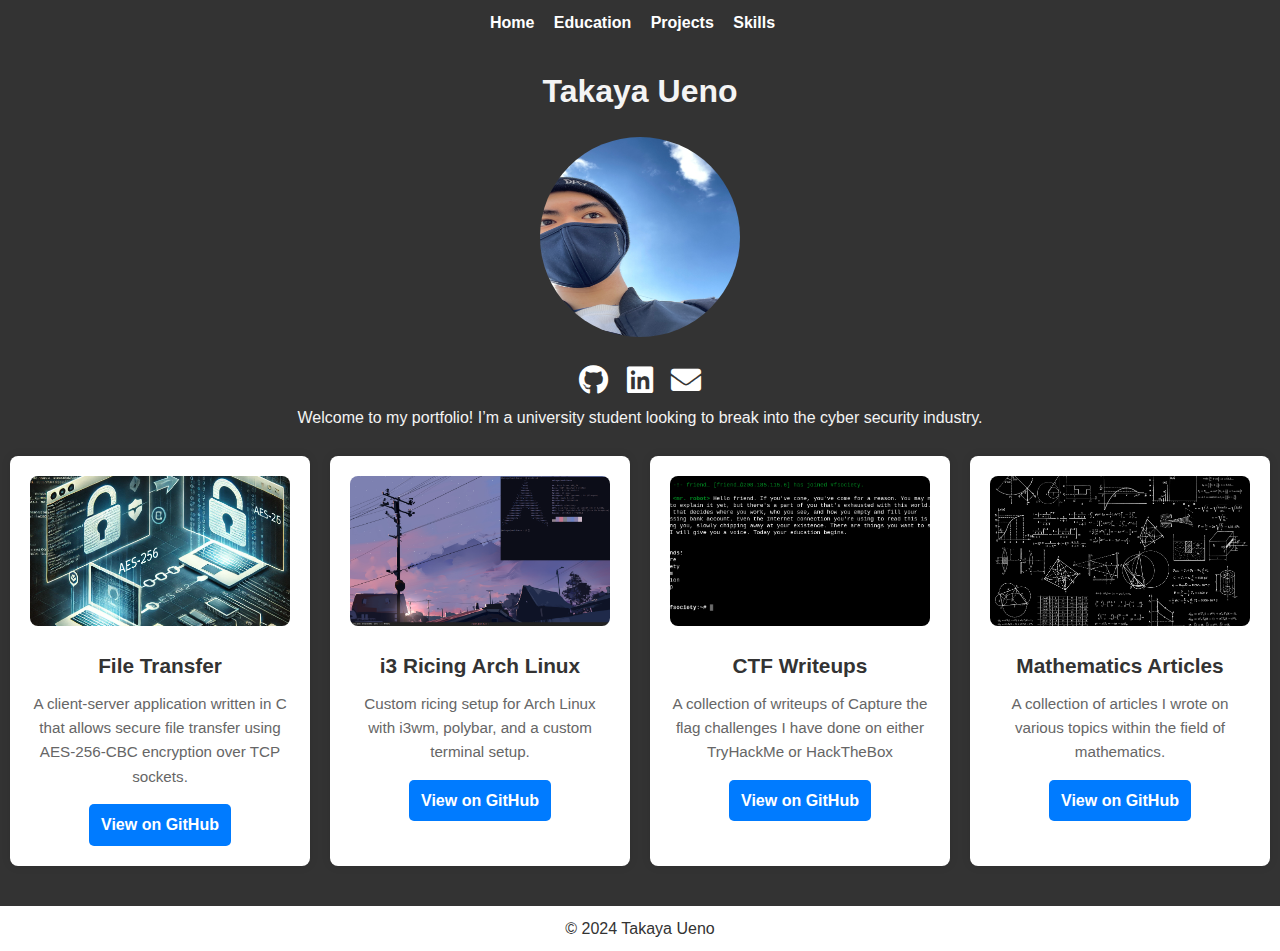
<file: index.html>
<!DOCTYPE html>
<html lang="en">
<head>
    <meta charset="UTF-8">
    <meta name="viewport" content="width=device-width, initial-scale=1.0">
    <title>Portfolio - Home</title>
    <link rel="stylesheet" href="style.css">
    <link rel="stylesheet" href="https://cdnjs.cloudflare.com/ajax/libs/font-awesome/5.15.4/css/all.min.css">
</head>
<body>
    <header>
        <nav>
            <ul>
                <li><a href="index.html">Home</a></li>
                <li><a href="education.html">Education</a></li>
                <li><a href="projects.html">Projects</a></li>
                <li><a href="skills.html">Skills</a></li>
            </ul>
        </nav>
    </header>

    <main>
        <h1>Takaya Ueno</h1>
        <div class="profile-photo">
            <img src="img/main.jpg" alt="Takaya Ueno">
        </div>

        <div class="social-icons">
            <a href="https://github.com/santavalleytea" target="_blank">
                <i class="fab fa-github"></i>
            </a>
            <a href="https://www.linkedin.com/in/takaya-ueno" target="_blank" class="social-link">
                <i class="fab fa-linkedin"></i>
            </a>
            <a href="mailto:takayaueno0712@gmail.com" class="social-link">
                <i class="fas fa-envelope"></i>
            </a>
        </div>
        <p>Welcome to my portfolio! I’m a university student looking to break into the cyber security industry. </p>
        <br>
        <div class="projects-container">
            <div class="project-card">
                <img src="img/filetransfer.png" atl="File Transfer">
                <h3>File Transfer</h3>
                <p>A client-server application written in C that allows secure file transfer using AES-256-CBC encryption over TCP sockets.</p>
                <a href="https://github.com/santavalleytea/File-Transfer" target="_blank">View on GitHub</a>
            </div>

            <div class="project-card">
                <img src="img/arch.png" alt="i3 Ricing Arch Linux">
                <h3>i3 Ricing Arch Linux</h3>
                <p>Custom ricing setup for Arch Linux with i3wm, polybar, and a custom terminal setup.</p>
                <a href="https://github.com/santavalleytea/i3ricing-archlinux" target="_blank">View on GitHub</a>
            </div>

            <div class="project-card">
                <img src="img/ctf.png" alt="CTF Writeups">
                <h3>CTF Writeups</h3>
                <p>A collection of writeups of Capture the flag challenges I have done on either TryHackMe or HackTheBox</p>
                <a href="https://github.com/santavalleytea/CTF-Solutions" target="_blank">View on GitHub</a>
            </div>

            <div class="project-card">
                <img src="img/article.png" alt="Mathematics Articles">
                <h3>Mathematics Articles</h3>
                <p>A collection of articles I wrote on various topics within the field of mathematics.</p>
                <a href="https://github.com/santavalleytea/Mathematics-Articles" target="_blank">View on GitHub</a>
            </div>
        </div>
    </main>

    <footer>
        <p>&copy; 2024 Takaya Ueno</p>
    </footer>
</body>
</html>
</file>
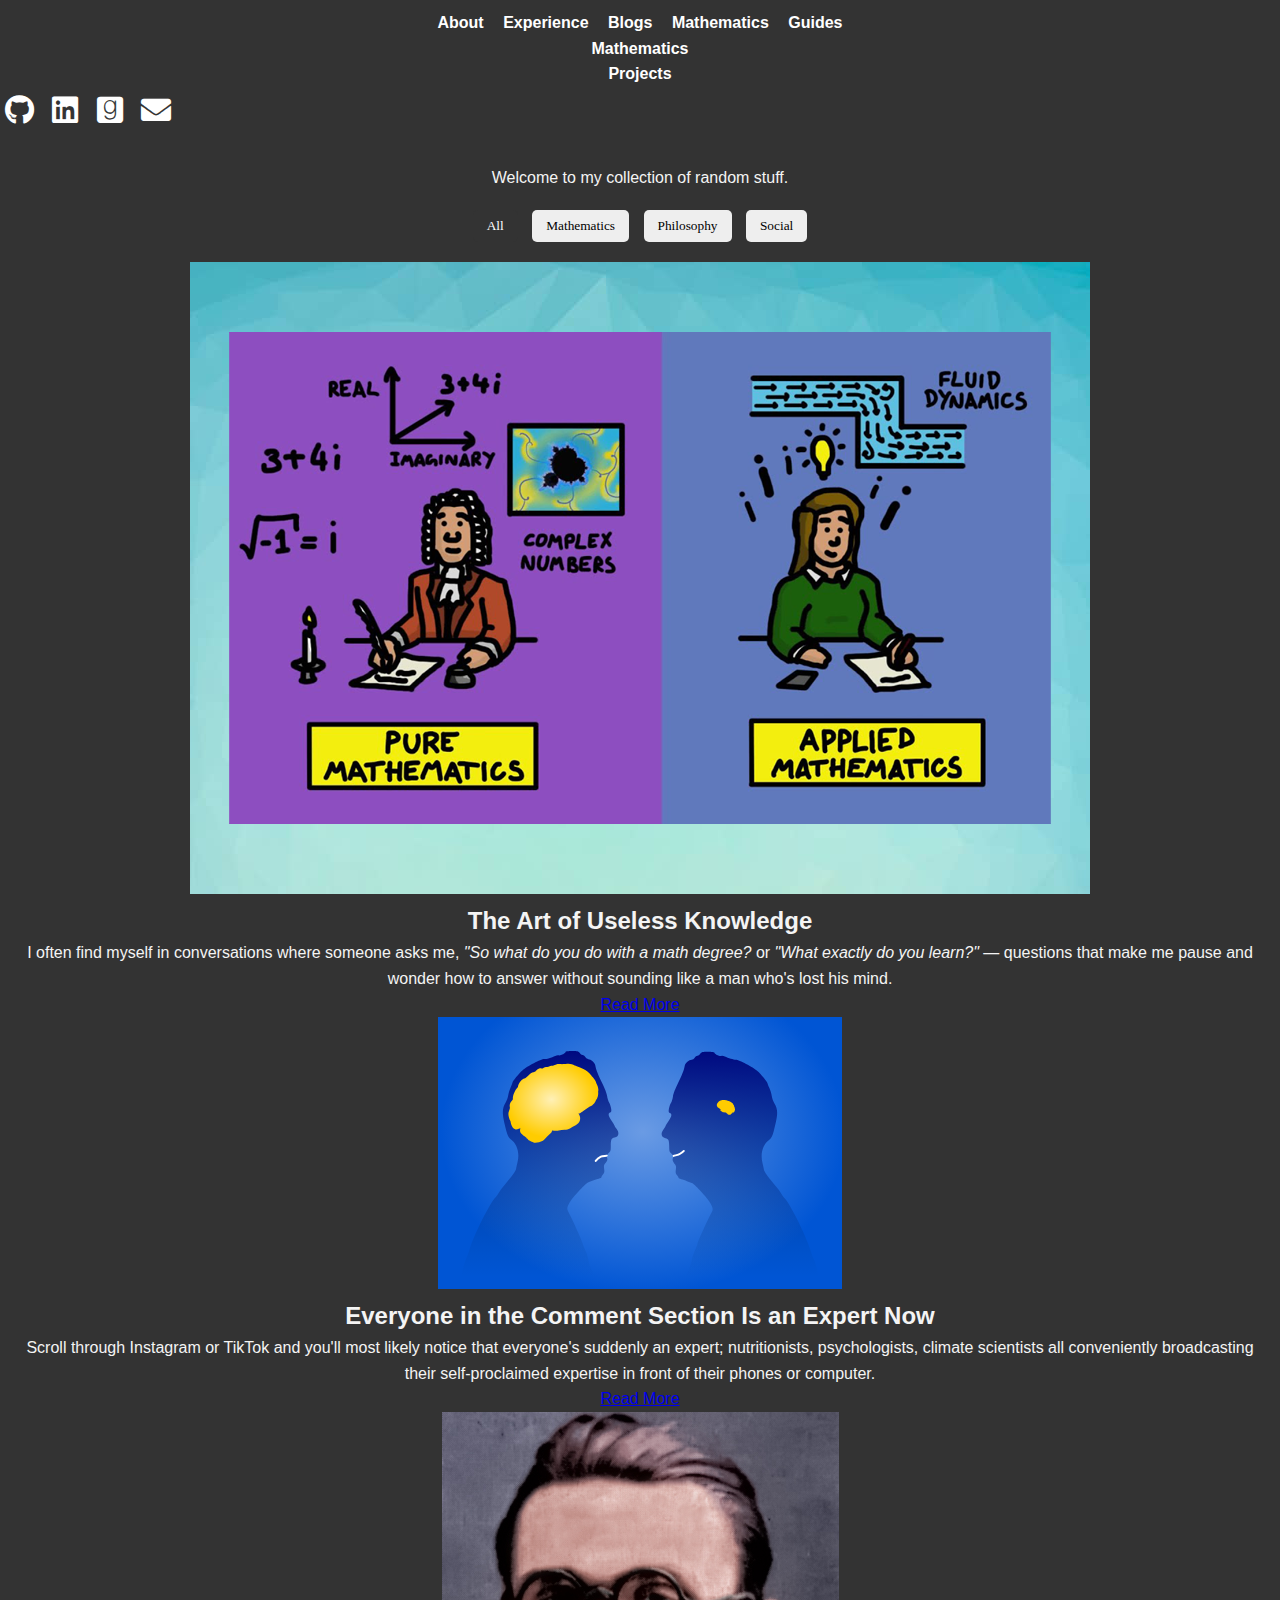
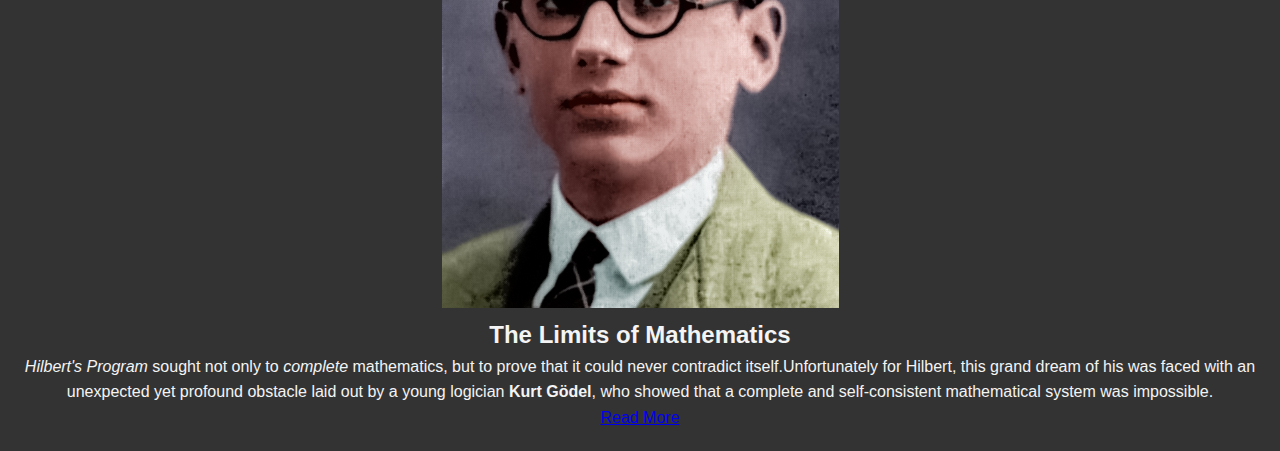
<file: blogs.html>
<!DOCTYPE html>
<html lang="en">
<head>
    <meta charset="UTF-8">
    <meta name="viewport" content="width=device-width, initial-scale=1.0">
    <title>Blogs by Takaya U.</title>
    <link rel="stylesheet" href="style.css">
    <link href="https://fonts.googleapis.com/css2?family=Poppins&display=swap" rel="stylesheet">
    <link rel="stylesheet" href="https://cdnjs.cloudflare.com/ajax/libs/font-awesome/5.15.4/css/all.min.css">
</head>
<body>
    <header>
        <nav>
            <ul class="nav-links">
                <li><a href="index.html">About</a></li>
                <li><a href="education.html">Experience</a></li>
                <li><a href="blogs.html">Blogs</a></li>
                <li><a href="math.html">Mathematics</a></li>
                <li class="dropdown">
                    <a href="#" class="dropbtn" onclick="return false;">Guides</a>
                    <div class="dropdown-content">
                        <a href="guides/math-guide.html">Mathematics</a>
                    </div>
                </li>
                <li><a href="projects.html">Projects</a></li>
            </ul>
            <div class="social-icons">
                <a href="https://github.com/santavalleytea" target="_blank">
                    <i class="fab fa-github"></i>
                </a>
                <a href="https://www.linkedin.com/in/takaya-ueno" target="_blank" class="social-link">
                    <i class="fab fa-linkedin"></i>
                </a>
                <a href="https://www.goodreads.com/user/show/162324050-takaya-ueno" target="_blank" class="social-link">
                    <i class="fab fa-goodreads"></i>
                </a>
                <a href="mailto:takayaueno0712@gmail.com" class="social-link">
                    <i class="fas fa-envelope"></i>
                </a>
            </div>
        </nav>
    </header>

    <main>
        <p><center>Welcome to my collection of random stuff.</center></p>

        <div class="filter-bar">
            <button class="filter-btn active" data-topic="all">All</button>
            <button class="filter-btn" data-topic="math">Mathematics</button>
            <button class="filter-btn" data-topic="philosophy">Philosophy</button>
            <button class="filter-btn" data-topic="social">Social</button>
        </div>

        <section class="blog-section">
            <div class="blog-grid">
                <div class="blog-card" data-topic="math">
                    <img src="img/puremath.png" alt="">
                    <div class="blog-content">
                        <h2>The Art of Useless Knowledge</h2>
                        <p>
                            I often find myself in conversations where someone asks me, <i>"So what do you do with a math degree?</i>
                            or <i>"What exactly do you learn?"</i> &mdash; questions that make me pause and wonder how to answer without sounding 
                            like a man who's lost his mind.
                        </p>
                        <a href="blogs/artofuselessknowledge.html">Read More</a>
                    </div>
                </div>  
                
                <div class="blog-card" data-topic="social">
                    <img src="img/dunningkruger.png" alt="image.png">
                    <div class="blog-content">
                        <h2>Everyone in the Comment Section Is an Expert Now</h2>
                        <p>
                            Scroll through Instagram or TikTok and you'll most likely notice that everyone's suddenly
                            an expert; nutritionists, psychologists, climate scientists all conveniently broadcasting
                            their self-proclaimed expertise in front of their phones or computer.
                        </p>
                        <a href="blogs/dunningkruger.html">Read More</a>
                    </div>
                </div>

                <div class="blog-card" data-topic="math">
                  <img src="img/godel.png" alt="image.png">
                  <div class="blog-content">
                    <h2>The Limits of Mathematics</h2>
                    <p>
                        <i>Hilbert's Program</i> sought not only to <i>complete</i> mathematics, but to prove
                        that it could never contradict itself.Unfortunately for Hilbert, this grand dream of his was faced with an unexpected yet profound obstacle
                        laid out by a young logician <b>Kurt Gödel</b>, who showed that a complete and self-consistent mathematical
                        system was impossible.
                    </p>
                    <a href="blogs/godel.html">Read More</a>
                  </div>
                </div>
            </div>
        </section>
    </main>

    <!-- FILTER SCRIPT -->
    <script>
      const buttons = document.querySelectorAll('.filter-btn');
      const cards = document.querySelectorAll('.blog-card');

      buttons.forEach(button => {
        button.addEventListener('click', () => {
          // highlight active tab
          buttons.forEach(btn => btn.classList.remove('active'));
          button.classList.add('active');

          const topic = button.dataset.topic;
          cards.forEach(card => {
            if (topic === 'all' || card.dataset.topic.split(' ').includes(topic)) {
              card.style.display = 'block';
            } else {
              card.style.display = 'none';
            }
          });
        });
      });
    </script>

    <style>
      .filter-bar {
        text-align: center;
        margin: 20px 0;
      }
      .filter-btn {
        background: #eee;
        border: none;
        padding: 8px 14px;
        margin: 0 5px;
        border-radius: 5px;
        cursor: pointer;
        font-family: 'Times New Roman', sans-serif;
      }
      .filter-btn.active {
        background: #333;
        color: white;
      }
      .filter-btn:hover {
        background: #ccc;
      }
    </style>


</body>
</html>
</file>
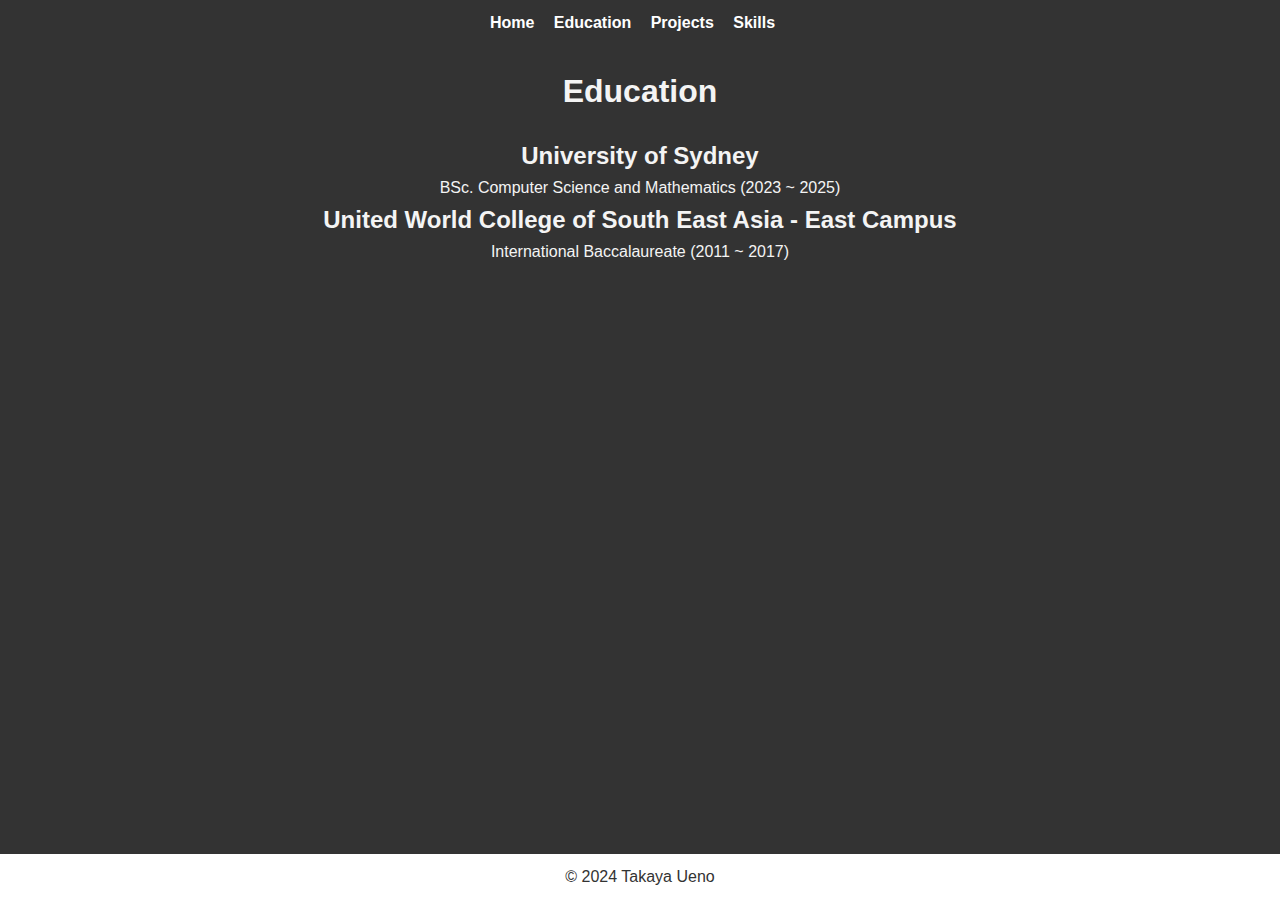
<file: education.html>
<!DOCTYPE html>
<html lang="en">
<head>
    <meta charset="UTF-8">
    <meta name="viewport" content="width=device-width, initial-scale=1.0">
    <title>Portfolio - Education</title>
    <link rel="stylesheet" href="style.css">
</head>
<body>
    <header>
        <nav>
            <ul>
                <li><a href="index.html">Home</a></li>
                <li><a href="education.html">Education</a></li>
                <li><a href="projects.html">Projects</a></li>
                <li><a href="skills.html">Skills</a></li>
            </ul>
        </nav>
    </header>

    <main>
        <h1>Education</h1>
        <div class="education-section">
            <div class="education-item">
                <h2>University of Sydney</h2>
                <p>BSc. Computer Science and Mathematics (2023 ~ 2025)</p>
            </div>
            <div class="education-item">
                <h2>United World College of South East Asia - East Campus</h2>
                <p>International Baccalaureate (2011 ~ 2017)</p>
            </div>
        </div>
    </main>

    <footer>
        <p>&copy; 2024 Takaya Ueno</p>
    </footer>
</body>
</html>
</file>
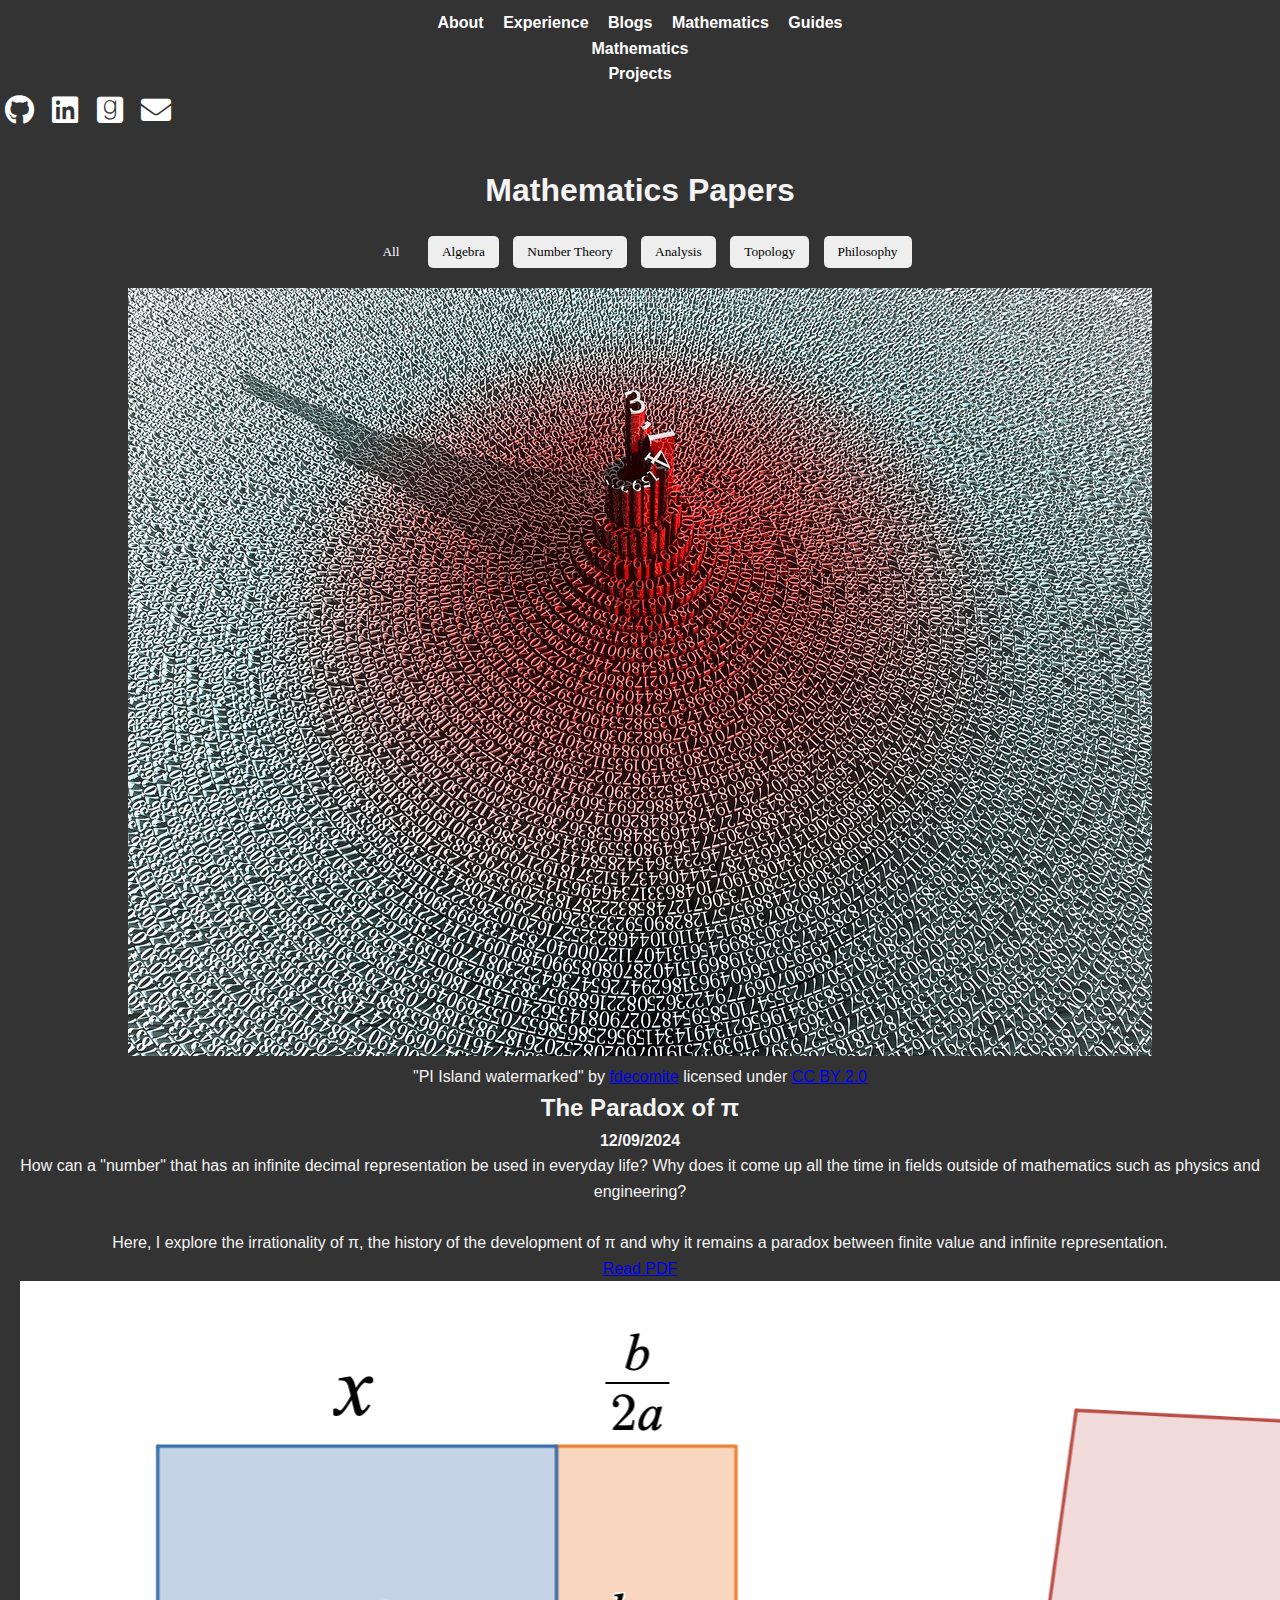
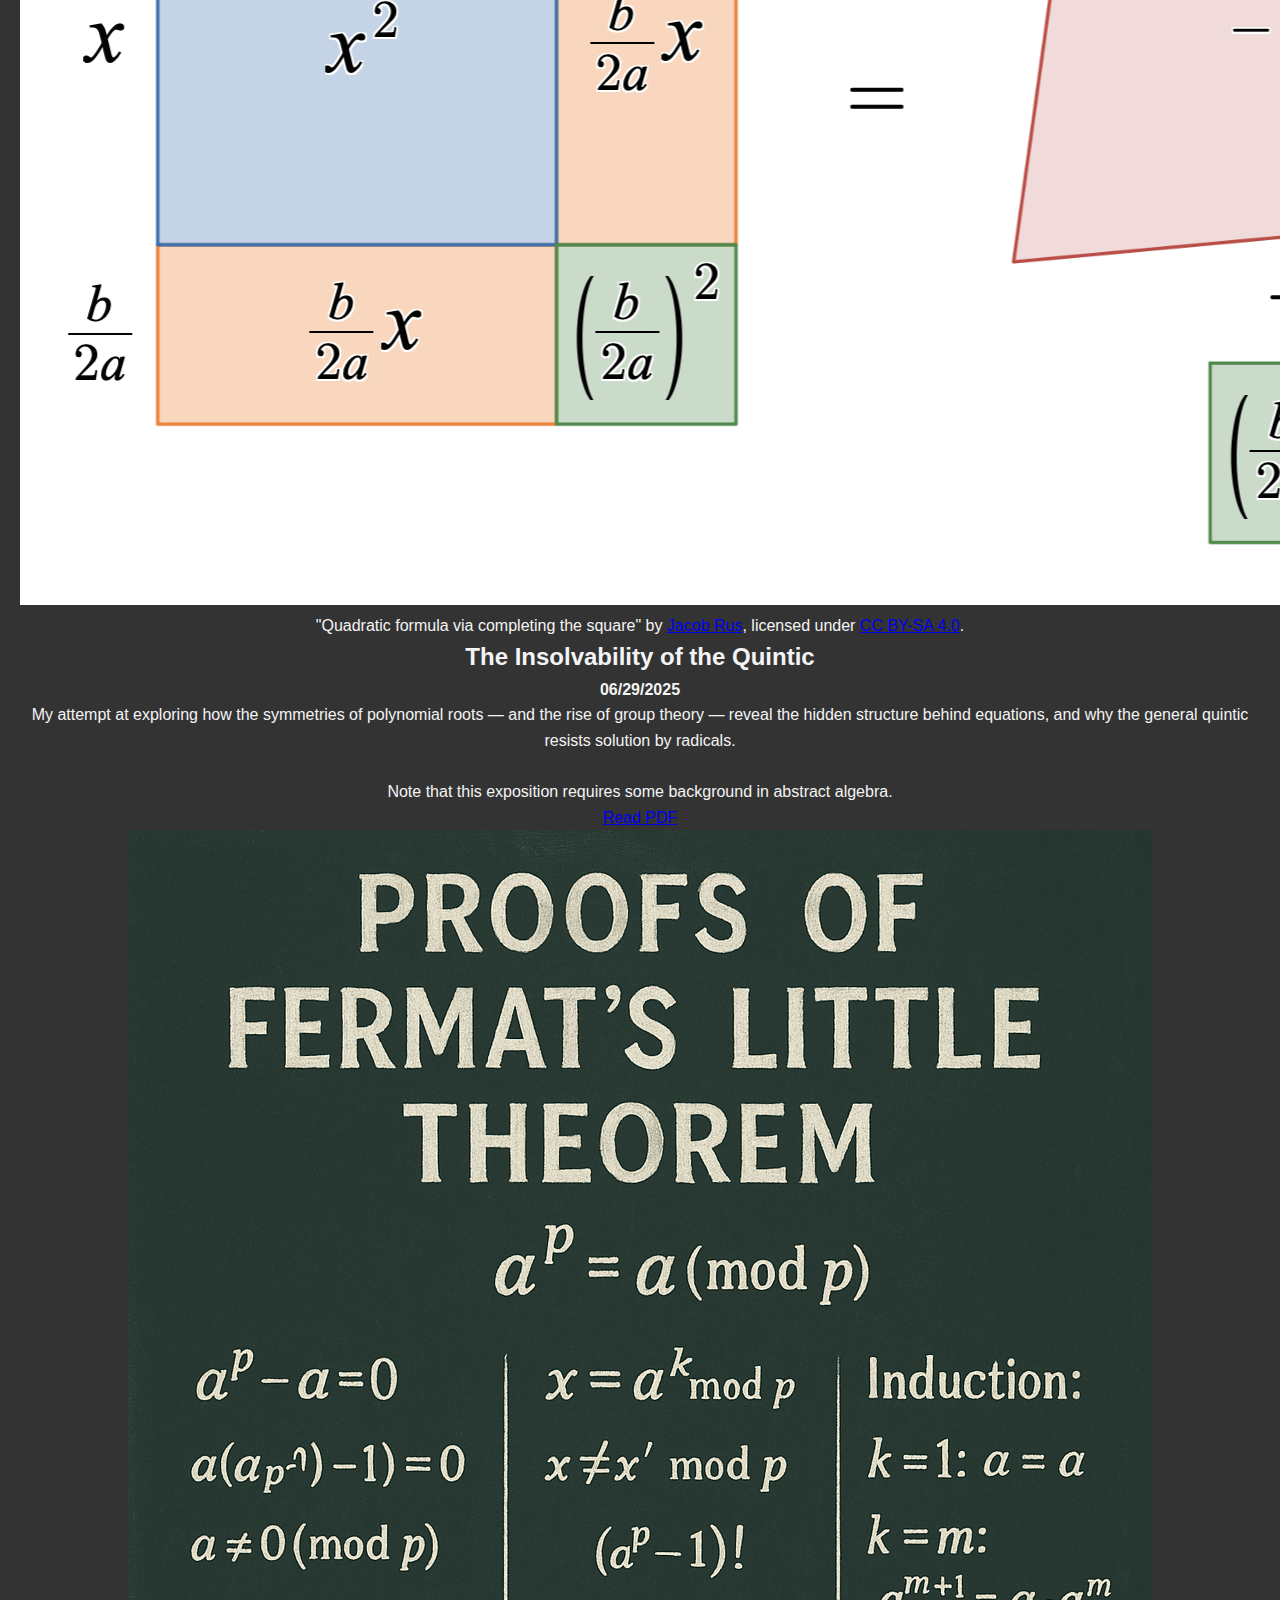
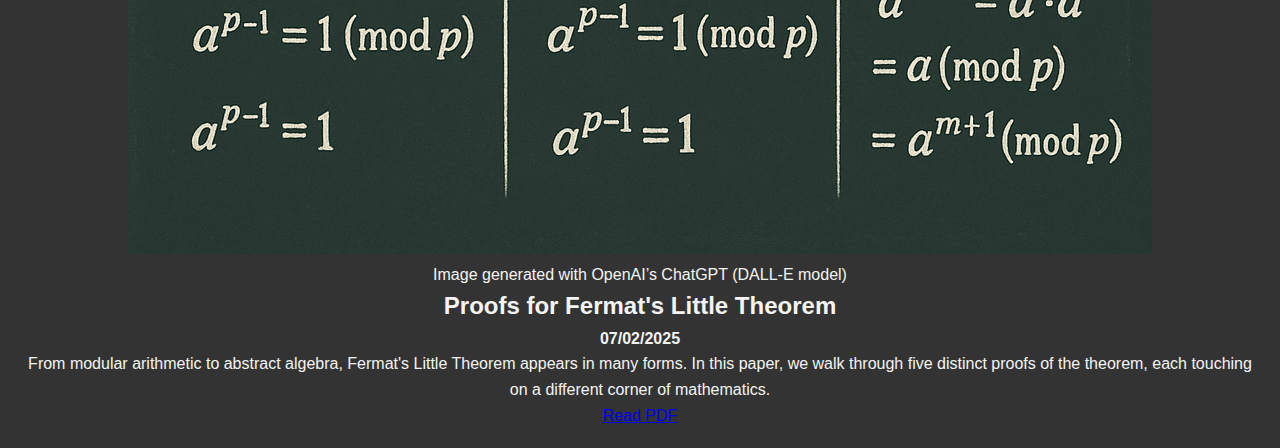
<file: math.html>
<!DOCTYPE html>
<html lang="en">
<head>
    <meta charset="UTF-8">
    <meta name="viewport" content="width=device-width, initial-scale=1.0">
    <title>Mathematics Writings by Takaya U.</title>
    <link rel="stylesheet" href="style.css">
    <link href="https://fonts.googleapis.com/css2?family=Poppins&display=swap" rel="stylesheet">
    <link rel="stylesheet" href="https://cdnjs.cloudflare.com/ajax/libs/font-awesome/5.15.4/css/all.min.css">
</head>
<body>
    <header>
        <nav>
            <ul class="nav-links">
                <li><a href="index.html">About</a></li>
                <li><a href="education.html">Experience</a></li>
                <li><a href="blogs.html">Blogs</a></li>
                <li><a href="math.html">Mathematics</a></li>
                <li class="dropdown">
                    <a href="#" class="dropbtn" onclick="return false;">Guides</a>
                    <div class="dropdown-content">
                        <a href="guides/math-guide.html">Mathematics</a>
                    </div>
                </li>
                <li><a href="projects.html">Projects</a></li>
            </ul>
            <div class="social-icons">
                <a href="https://github.com/santavalleytea" target="_blank">
                    <i class="fab fa-github"></i>
                </a>
                <a href="https://www.linkedin.com/in/takaya-ueno" target="_blank" class="social-link">
                    <i class="fab fa-linkedin"></i>
                </a>
                <a href="https://www.goodreads.com/user/show/162324050-takaya-ueno" target="_blank" class="social-link">
                    <i class="fab fa-goodreads"></i>
                </a>
                <a href="mailto:takayaueno0712@gmail.com" class="social-link">
                    <i class="fas fa-envelope"></i>
                </a>
            </div>
        </nav>
    </header>
    <main>
    <section class="math-section">
        <h1>Mathematics Papers</h1>
        <div class="filter-bar">
            <button class="filter-btn active" data-topic="all">All</button>
            <button class="filter-btn" data-topic="algebra">Algebra</button>
            <button class="filter-btn" data-topic="numbertheory">Number Theory</button>
            <button class="filter-btn" data-topic="analysis">Analysis</button>
            <button class="filter-btn" data-topic="topology">Topology</button>
            <button class="filter-btn" data-topic="philosophy">Philosophy</button>
        </div>

        <div class="math-grid">
            <div class="math-card" data-topic="analysis" data-topic="numbertheory">
                <div class="math-image">
                    <img src="img/pi.png" alt="">
                </div>
                    <p class="image-credit">
                        "PI Island watermarked" by 
                        <a href="https://www.flickr.com/photos/21649179@N00/" target="_blank">fdecomite</a>
                        licensed under
                        <a href="https://creativecommons.org/licenses/by/2.0/?ref=openverse" target="_blank">CC BY 2.0</a>
                    </p>
                
            
            <div class="math-content">
                <h2>The Paradox of π</h2>
                <center><h4>12/09/2024</h4></center>
                <p>
                How can a "number" that has an infinite decimal representation be used in everyday life?
                Why does it come up all the time in fields outside of mathematics such as physics and 
                engineering? 
                <br><br>
                Here, I explore the irrationality of π, the history of the development of π and why it
                remains a paradox between finite value and infinite representation.
                </p>
                <a href="math/The_Paradox_of_Pi.pdf" target="_blank">Read PDF</a>
            </div>
        </div>

        <div class="math-card" data-topic="algebra">
            <div class="math-image">
                <img src="img/poly.png" alt=""> 
            </div>
                <p class="image-credit">
                "Quadratic formula via completing the square" by 
                <a href="https://commons.wikimedia.org/wiki/User:Jacob_Rus" target="_blank">Jacob Rus</a>, 
                licensed under 
                <a href="https://creativecommons.org/licenses/by-sa/4.0/" target="_blank">CC BY-SA 4.0</a>.
                </p>
            
        
            <div class="math-content">
                <h2>The Insolvability of the Quintic</h2>
                <center><h4>06/29/2025</h4></center>
                <p>
                My attempt at exploring how the symmetries of polynomial roots — and the rise of group theory —
                reveal the hidden structure behind equations, and why the general quintic resists
                solution by radicals.
                <br><br>
                Note that this exposition requires some background in abstract algebra.
                </p>
                <a href="math/The_Insolvability_of_the_Quintic.pdf" target="_blank">Read PDF</a>
            </div>
        </div>

        <div class="math-card" data-topic="numbertheory">
            <div class="math-image">
                <img src="img/fermats.png" alt=""> 
            </div>
                <p class="image-credit">
                Image generated with OpenAI’s ChatGPT (DALL-E model)
                </p>
            
        
            <div class="math-content">
                <h2>Proofs for Fermat's Little Theorem</h2>
                <center><h4>07/02/2025</h4></center>
                <p>
                From modular arithmetic to abstract algebra, Fermat's Little Theorem appears in many forms. In this 
                paper, we walk through five distinct proofs of the theorem, each touching on a different corner of
                mathematics.
                </p>
                <a href="math/Fermat_s_Little_Theorem.pdf" target="_blank">Read PDF</a>
            </div>
        </div>
        </div>
    </section>
    </main>

    <!-- FILTER SCRIPT -->
    <script>
      const buttons = document.querySelectorAll('.filter-btn');
      const cards = document.querySelectorAll('.math-card');

      buttons.forEach(button => {
        button.addEventListener('click', () => {
          // highlight active tab
          buttons.forEach(btn => btn.classList.remove('active'));
          button.classList.add('active');

          const topic = button.dataset.topic;
          cards.forEach(card => {
            if (topic === 'all' || card.dataset.topic.split(' ').includes(topic)) {
              card.style.display = 'block';
            } else {
              card.style.display = 'none';
            }
          });
        });
      });
    </script>

    <style>
      .filter-bar {
        text-align: center;
        margin: 20px 0;
      }
      .filter-btn {
        background: #eee;
        border: none;
        padding: 8px 14px;
        margin: 0 5px;
        border-radius: 5px;
        cursor: pointer;
        font-family: 'Times New Roman', sans-serif;
      }
      .filter-btn.active {
        background: #333;
        color: white;
      }
      .filter-btn:hover {
        background: #ccc;
      }
    </style>
</body>
</html>
</file>
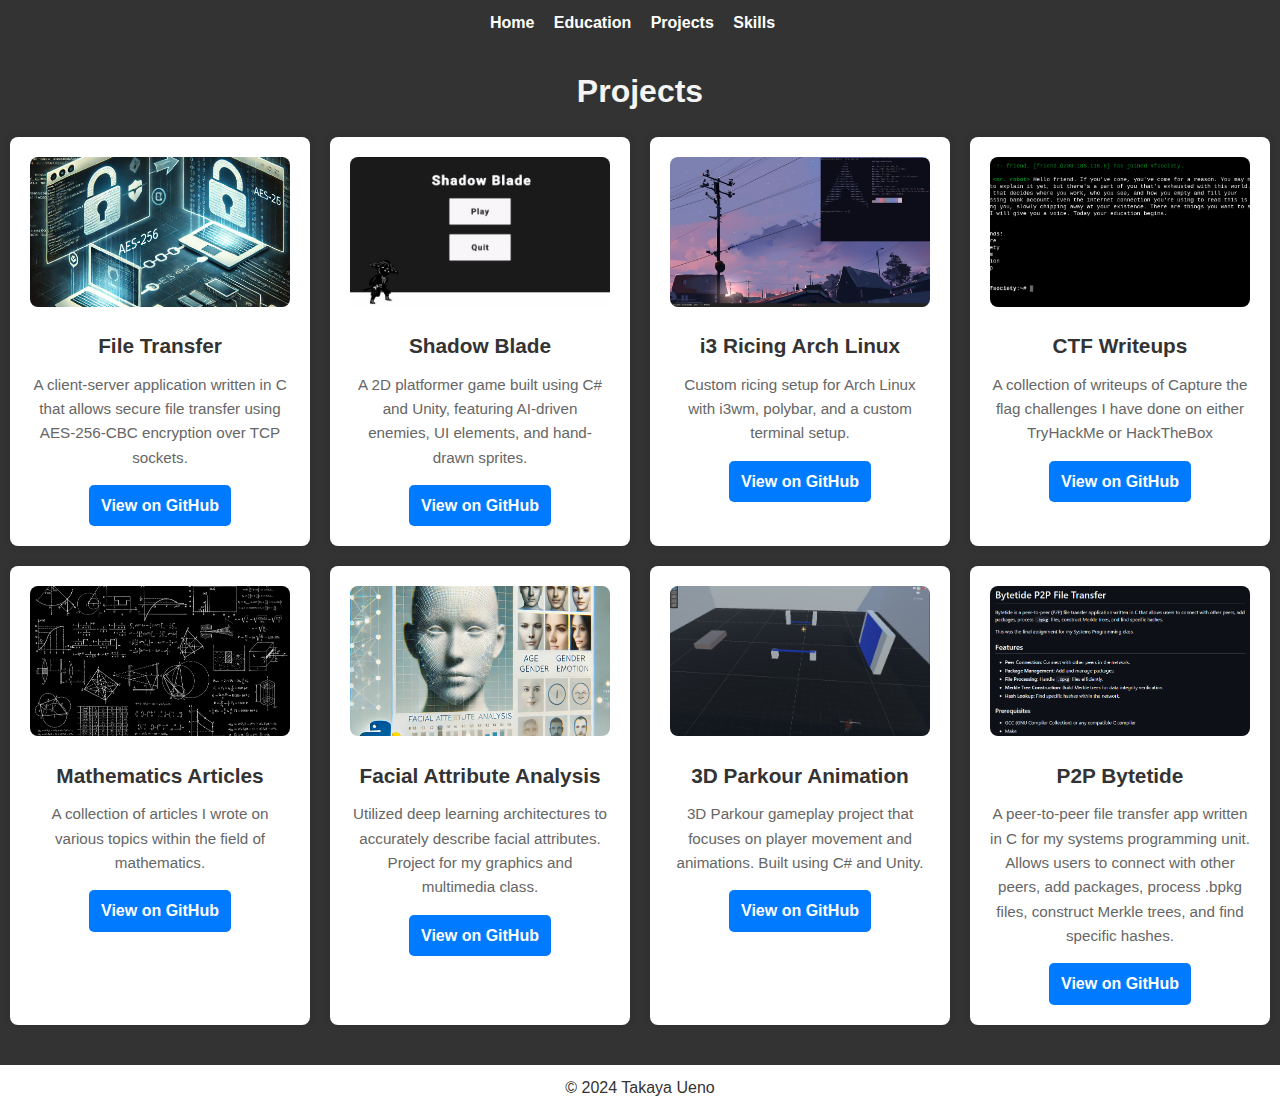
<file: projects.html>
<!DOCTYPE html>
<html lang="en">
<head>
    <meta charset="UTF-8">
    <meta name="viewport" content="width=device-width, initial-scale=1.0">
    <title>Portfolio - Projects</title>
    <link rel="stylesheet" href="style.css">
</head>
<body>
    <header>
        <nav>
            <ul>
                <li><a href="index.html">Home</a></li>
                <li><a href="education.html">Education</a></li>
                <li><a href="projects.html">Projects</a></li>
                <li><a href="skills.html">Skills</a></li>
            </ul>
        </nav>
    </header>

    <main>
        <h1>Projects</h1>
        <div class="projects-container">
            <div class="project-card">
                <img src="img/filetransfer.png" atl="File Transfer">
                <h3>File Transfer</h3>
                <p>A client-server application written in C that allows secure file transfer using AES-256-CBC encryption over TCP sockets.</p>
                <a href="https://github.com/santavalleytea/File-Transfer" target="_blank">View on GitHub</a>
            </div>

            <div class="project-card">
                <img src="img/shadow.png" atl="Shadow Blade">
                <h3>Shadow Blade</h3>
                <p>A 2D platformer game built using C# and Unity, featuring AI-driven enemies, UI elements, and hand-drawn sprites.</p>
                <a href="https://github.com/santavalleytea/Samurai-Platformer" target="_blank">View on GitHub</a>
            </div>

            <div class="project-card">
                <img src="img/arch.png" alt="i3 Ricing Arch Linux">
                <h3>i3 Ricing Arch Linux</h3>
                <p>Custom ricing setup for Arch Linux with i3wm, polybar, and a custom terminal setup.</p>
                <a href="https://github.com/santavalleytea/i3ricing-archlinux" target="_blank">View on GitHub</a>
            </div>

            <div class="project-card">
                <img src="img/ctf.png" alt="CTF Writeups">
                <h3>CTF Writeups</h3>
                <p>A collection of writeups of Capture the flag challenges I have done on either TryHackMe or HackTheBox</p>
                <a href="https://github.com/santavalleytea/CTF-Solutions" target="_blank">View on GitHub</a>
            </div>

            <div class="project-card">
                <img src="img/article.png" alt="Mathematics Articles">
                <h3>Mathematics Articles</h3>
                <p>A collection of articles I wrote on various topics within the field of mathematics.</p>
                <a href="https://github.com/santavalleytea/Mathematics-Articles" target="_blank">View on GitHub</a>
            </div>

            <div class="project-card">
                <img src="img/face.png" alt="Facial Attribute Analysis">
                <h3>Facial Attribute Analysis</h3>
                <p>Utilized deep learning architectures to accurately describe facial attributes. Project for my graphics and multimedia class.</p>
                <a href="https://github.com/santavalleytea/Facial-Attribute-Analysis" target="_blank">View on GitHub</a>
            </div>

            <div class="project-card">
                <img src="img/3d.png" alt="Parkour Animation">
                <h3>3D Parkour Animation</h3>
                <p>3D Parkour gameplay project that focuses on player movement and animations. Built using C# and Unity.</p>
                <a href="https://github.com/santavalleytea/3DParkourAnimation" target="_blank">View on GitHub</a>
            </div>

            <div class="project-card">
                <img src="img/bytetide.png" alt="Bytetide">
                <h3>P2P Bytetide</h3>
                <p>A peer-to-peer file transfer app written in C for my systems programming unit. Allows users to connect with other peers, add packages, process .bpkg files, construct Merkle trees, and find specific hashes.</p>
                <a href="https://github.com/santavalleytea/Bytetide" target="_blank">View on GitHub</a>
            </div>
        </div>
    </main>

    <footer>
        <p>&copy; 2024 Takaya Ueno</p>
    </footer>
</body>
</html>
</file>
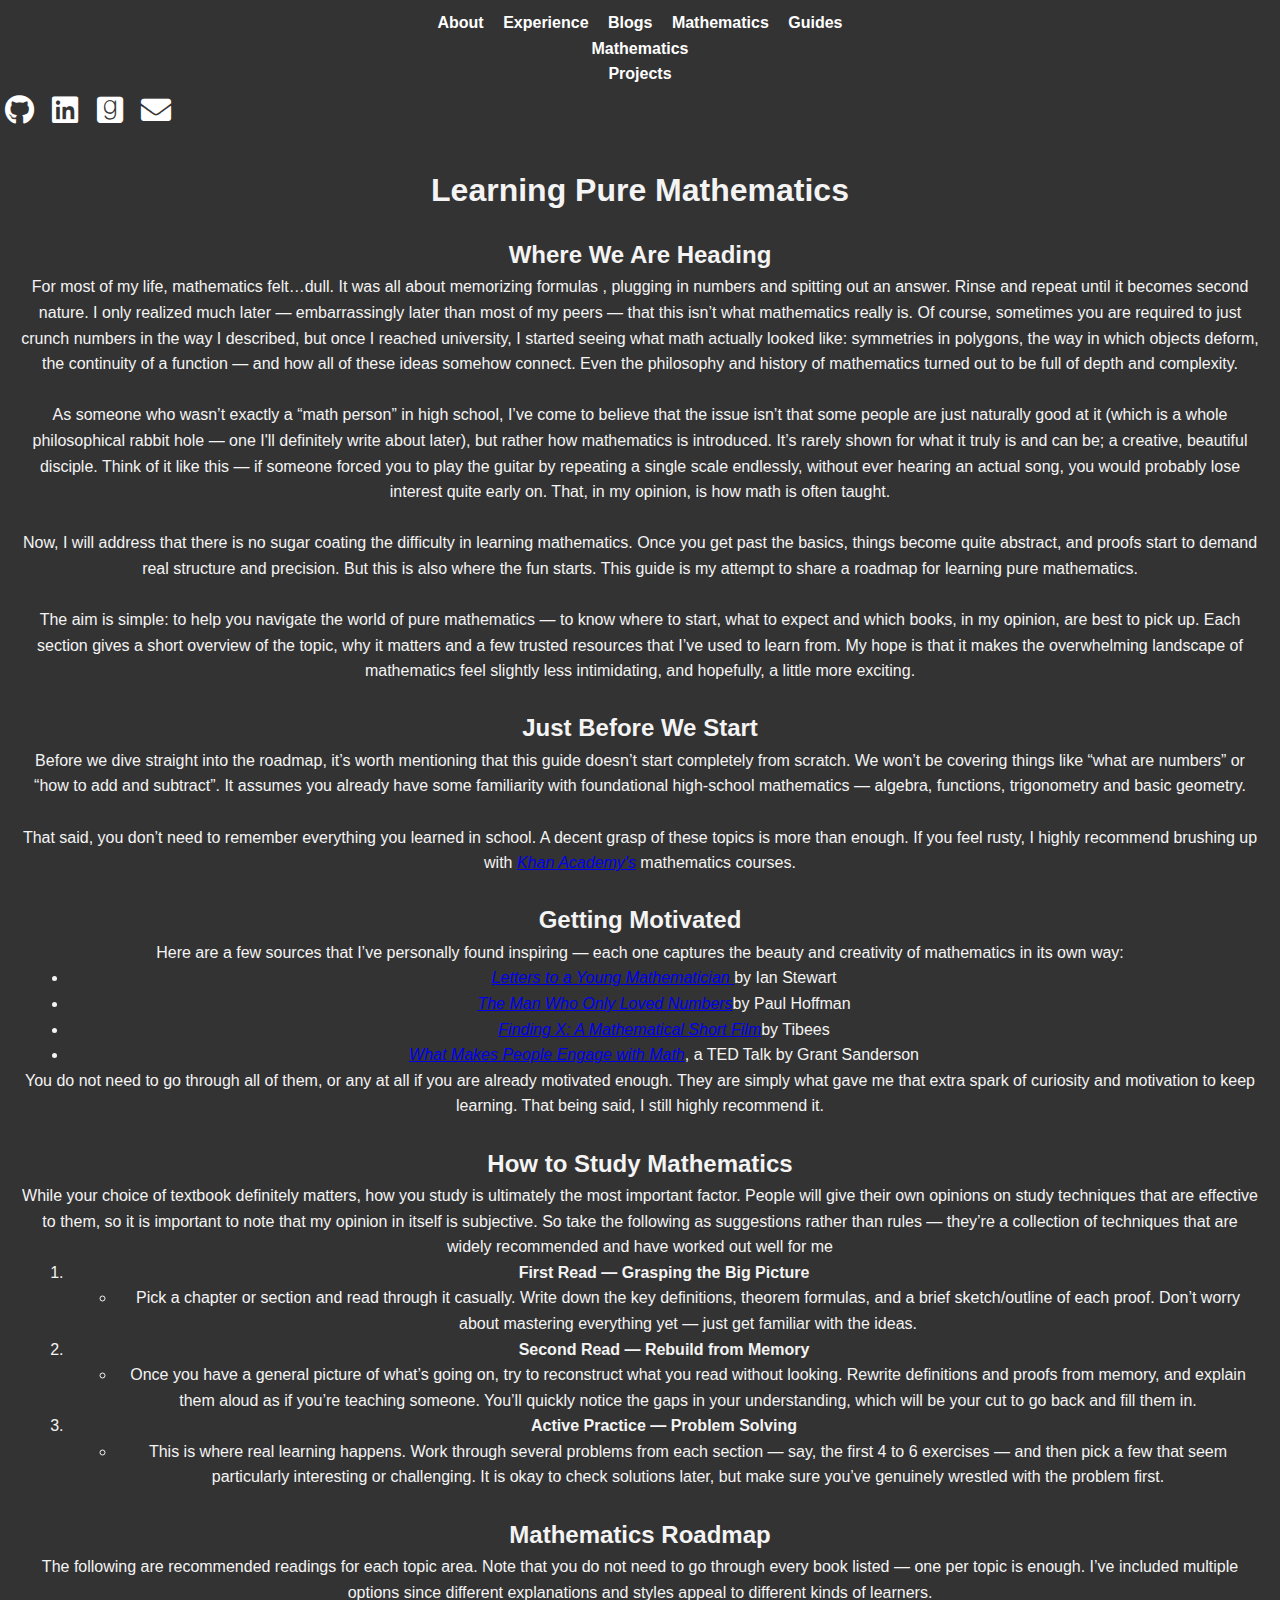
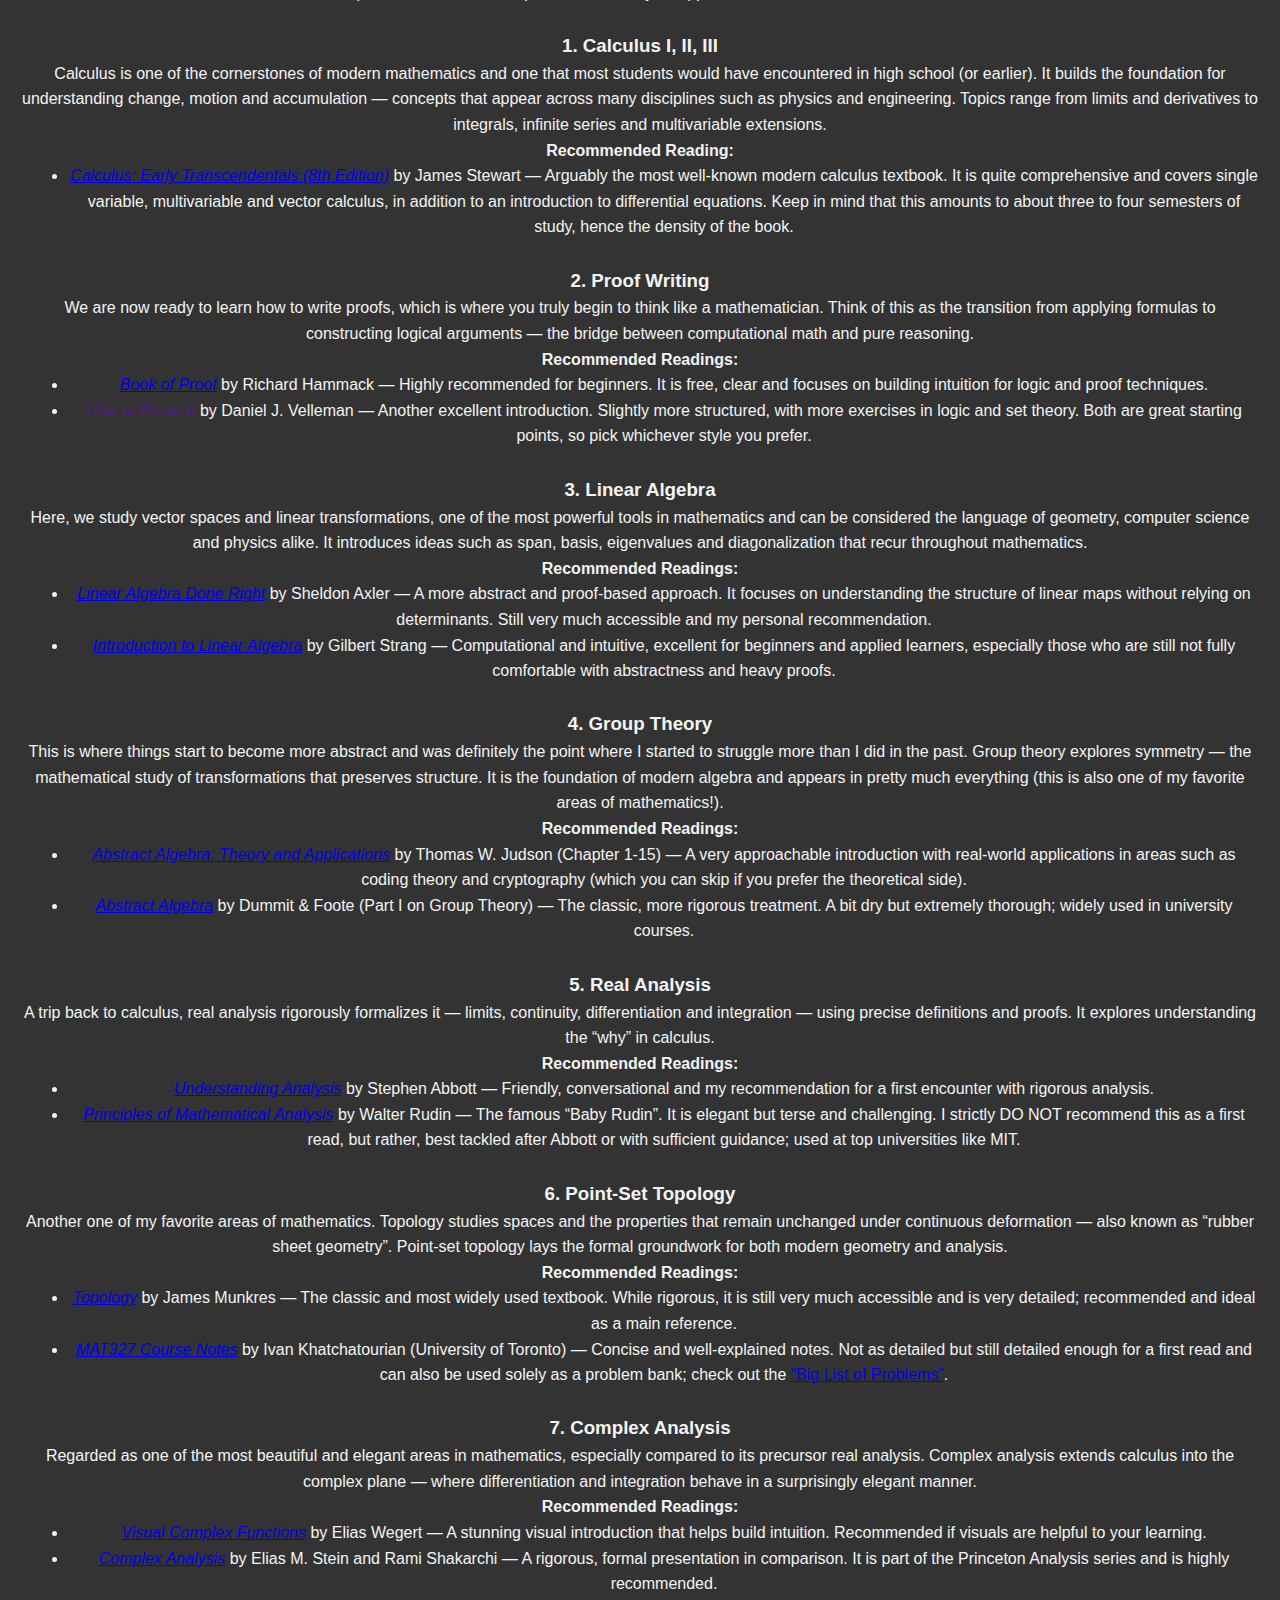
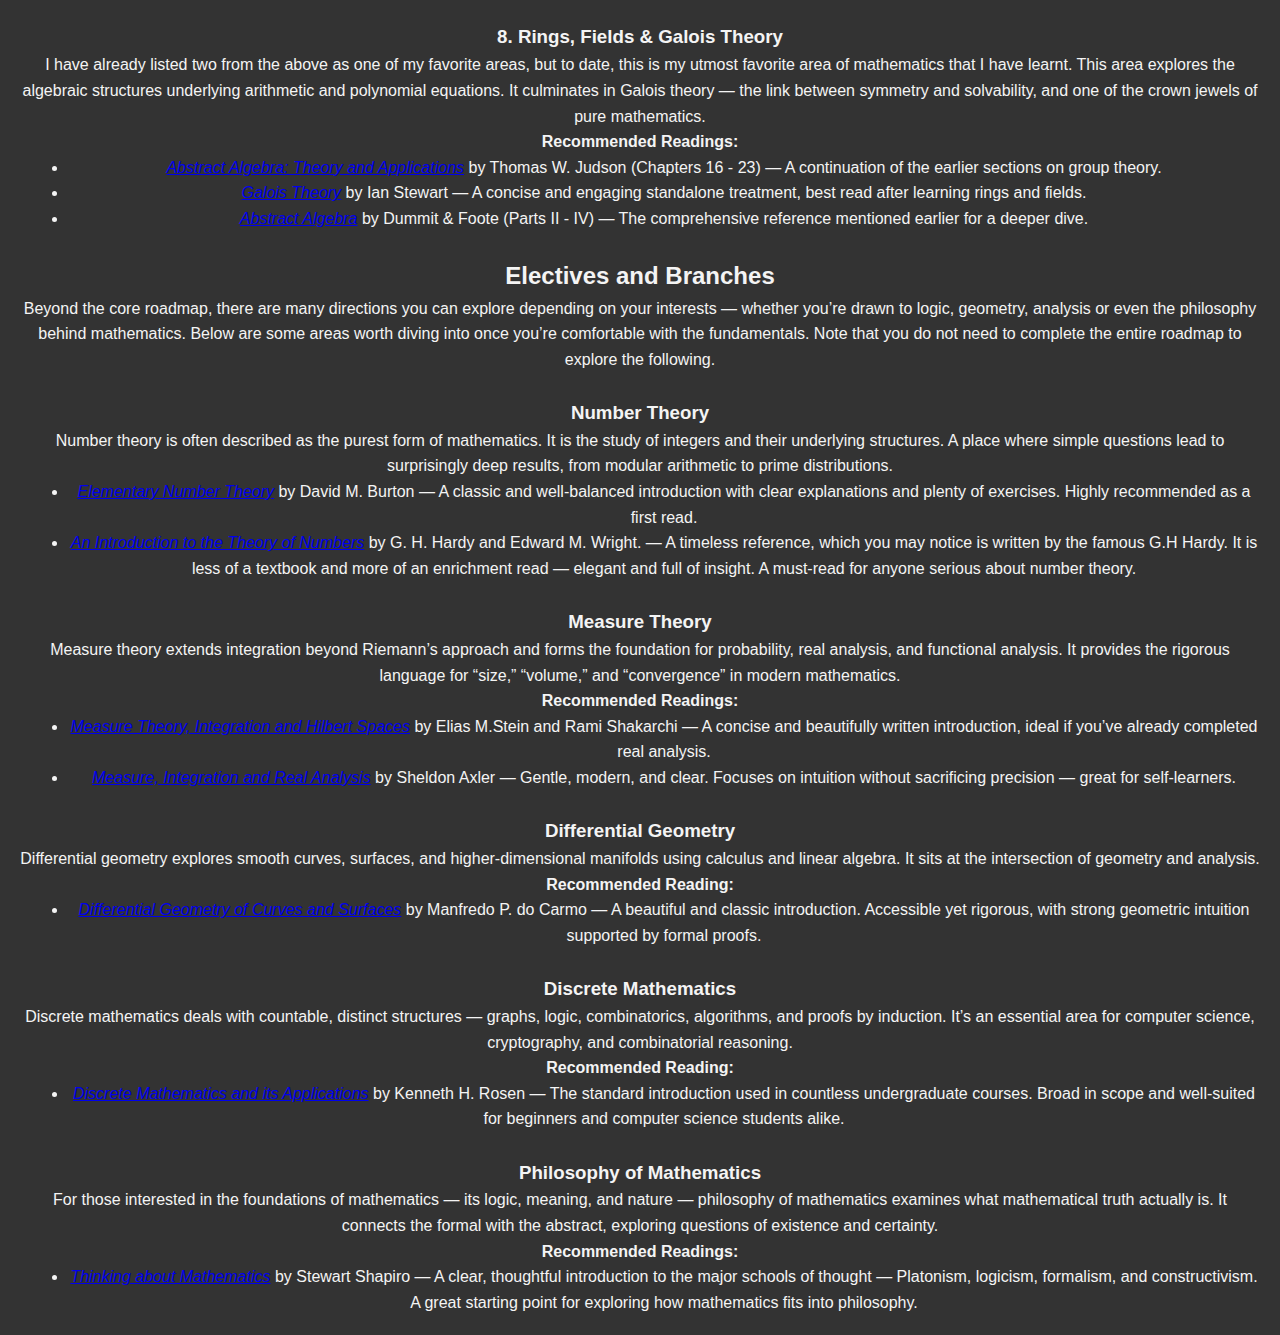
<file: guides/math-guide.html>
<!DOCTYPE html>
<html lang="en">
<head>
    <meta charset="UTF-8">
    <meta name="viewport" content="width=device-width, initial-scale=1.0">
    <title>Portfolio - Home</title>
    <link rel="stylesheet" href="../style.css">
    <link href="https://fonts.googleapis.com/css2?family=Poppins&display=swap" rel="stylesheet">
    <link rel="stylesheet" href="https://cdnjs.cloudflare.com/ajax/libs/font-awesome/5.15.4/css/all.min.css">
</head>
<body>
    <header>
        <nav>
            <ul class="nav-links">
                <li><a href="../index.html">About</a></li>
                <li><a href="../education.html">Experience</a></li>
                <li><a href="../blogs.html">Blogs</a></li>
                <li><a href="../math.html">Mathematics</a></li>
                <li class="dropdown">
                    <a href="#" class="dropbtn" onclick="return false;">Guides</a>
                    <div class="dropdown-content">
                        <a href="math-guide.html">Mathematics</a>
                    </div>
                </li>
                <li><a href="../projects.html">Projects</a></li>
            </ul>
            <div class="social-icons">
                <a href="https://github.com/santavalleytea" target="_blank">
                    <i class="fab fa-github"></i>
                </a>
                <a href="https://www.linkedin.com/in/takaya-ueno" target="_blank" class="social-link">
                    <i class="fab fa-linkedin"></i>
                </a>
                <a href="https://www.goodreads.com/user/show/162324050-takaya-ueno" target="_blank" class="social-link">
                    <i class="fab fa-goodreads"></i>
                </a>
                <a href="mailto:takayaueno0712@gmail.com" class="social-link">
                    <i class="fas fa-envelope"></i>
                </a>
            </div>
        </nav>
    </header>

    <main>
        <h1>Learning Pure Mathematics</h1>
        <h2>Where We Are Heading</h2>
        <p>
            For most of my life, mathematics felt…dull. It was all about memorizing formulas
            , plugging in numbers and spitting out an answer. Rinse and repeat until it 
            becomes second nature. I only realized much later — embarrassingly later 
            than most of my peers — that this isn’t what mathematics really is. 
            Of course, sometimes you are required to just crunch numbers in the way 
            I described, but once I reached university, I started seeing what math actually 
            looked like: symmetries in polygons, the way in which objects deform, 
            the continuity of a function — and how all of these ideas somehow connect. 
            Even the philosophy and history of mathematics turned out to be full of depth 
            and complexity.
            <br><br>
            As someone who wasn’t exactly a “math person” in high school, I’ve come to 
            believe that the issue isn’t that some people are just naturally good at it 
            (which is a whole philosophical rabbit hole —  one I'll definitely write about 
            later), but rather how mathematics is introduced. It’s rarely shown for what it 
            truly is and can be; a creative, beautiful disciple. Think of it like this — if 
            someone forced you to play the guitar by repeating a single scale endlessly, 
            without ever hearing an actual song, you would probably lose interest quite 
            early on. That, in my opinion, is how math is often taught.
            <br><br>
            Now, I will address that there is no sugar coating the difficulty in 
            learning mathematics. Once you get past the basics, things become quite 
            abstract, and proofs start to demand real structure and precision. But this 
            is also where the fun starts. This guide is my attempt to share a roadmap for 
            learning pure mathematics.
            <br><br>
            The aim is simple: to help you navigate the world of pure mathematics —  
            to know where to start, what to expect and which books, in my opinion, are 
            best to pick up. Each section gives a short overview of the topic, why it 
            matters and a few trusted resources that I’ve used to learn from. My hope 
            is that it makes the overwhelming landscape of mathematics feel slightly less 
            intimidating, and hopefully, a little more exciting.
            <br><br>
        </p>
        <h2>Just Before We Start</h2>
        <p>
            Before we dive straight into the roadmap, it’s worth mentioning that this 
            guide doesn’t start completely from scratch. We won’t be covering things 
            like “what are numbers” or “how to add and subtract”. It assumes you already 
            have some familiarity with foundational high-school mathematics — algebra, 
            functions, trigonometry and basic geometry.
            <br><br>
            That said, you don’t need to remember everything you learned in school. 
            A decent grasp of these topics is more than enough. If you feel rusty, 
            I highly recommend brushing up with <i><a href="https://www.khanacademy.org/math">
            Khan Academy's</a></i> mathematics courses.
            <br><br>
        </p>
        <h2>Getting Motivated</h2>
        <p>
            Here are a few sources that I’ve personally found inspiring — 
            each one captures the beauty and creativity of mathematics in its own way:
            <ul style="margin-left: 3em;">
                <li><i><a href="https://www.amazon.com.au/Letters-Young-Mathematician-Ian-Stewart/dp/0465082327">
                    Letters to a Young Mathematician </a></i>by Ian Stewart</li>
                <li><i><a href="https://www.amazon.com.au/Man-Who-Loved-Only-Numbers/dp/0786884061">
                    The Man Who Only Loved Numbers</a></i>by Paul Hoffman</li>
                <li><i><a href="https://www.youtube.com/watch?v=MGp77CmhhLw">
                    Finding X: A Mathematical Short Film</a></i>by Tibees</li>
                <li><i><a href="https://www.youtube.com/watch?v=s_L-fp8gDzY">
                    What Makes People Engage with Math</a></i>, a TED Talk by Grant Sanderson</li>
            </ul>
            You do not need to go through all of them, or any at all if you are already 
            motivated enough. They are simply what gave me that extra spark of curiosity 
            and motivation to keep learning. That being said, I still highly recommend it. 
            <br><br>
        </p>
        <h2>How to Study Mathematics</h2>
        <p>
            While your choice of textbook definitely matters, how you study is 
            ultimately the most important factor.
            People will give their own opinions on study techniques that are 
            effective to them, so it is important to note that my opinion in itself 
            is subjective. So take the following as suggestions rather than rules — 
            they’re a collection of techniques that are widely recommended and have worked out 
            well for me
            <ol style="margin-left: 3em;">
                <li><b>First Read — Grasping the Big Picture </b></li>
                <ul style="margin-left: 3em;">
                    <li>
                        Pick a chapter or section and read through it casually. 
                        Write down the key definitions, theorem formulas, and a 
                        brief sketch/outline of each proof. Don’t worry about mastering 
                        everything yet — just get familiar with the ideas.
                    </li>
                </ul>
                <li><b>Second Read — Rebuild from Memory </b></li>
                <ul style="margin-left: 3em;">
                    <li>
                        Once you have a general picture of what’s going on, try to 
                        reconstruct what you read without looking. Rewrite definitions 
                        and proofs from memory, and explain them aloud as if you’re 
                        teaching someone. You’ll quickly notice the gaps in your 
                        understanding, which will be your cut to go back and fill them in.
                    </li>
                </ul>
                <li><b>Active Practice — Problem Solving</b></li>
                <ul style="margin-left: 3em;">
                    <li>
                        This is where real learning happens. Work through several problems 
                        from each section — say, the first 4 to 6 exercises — and then pick 
                        a few that seem particularly interesting or challenging. It is okay 
                        to check solutions later, but make sure you’ve genuinely wrestled 
                        with the problem first. 
                    </li>
                </ul>
            </ol>
        </p>
        <br>
        <h2>Mathematics Roadmap</h2>
        <p>
            The following are recommended readings for each topic area. Note that you do 
            not need to go through every book listed — one per topic is enough. I’ve 
            included multiple options since different explanations and styles appeal to 
            different kinds of learners.
            <br><br>
        </p>
        <h3>1. Calculus I, II, III</h3>
        <p>
            Calculus is one of the cornerstones of modern mathematics and one that most 
            students would have encountered in high school (or earlier). It builds the 
            foundation for understanding change, motion and accumulation — concepts that 
            appear across many disciplines such as physics and engineering. Topics range 
            from limits and derivatives to integrals, infinite series and multivariable 
            extensions.
        </p>
        <h4>Recommended Reading:</h4>
        <p>
            <ul style="margin-left: 3em;">
                <li><i><a href="https://www.amazon.com/Calculus-James-Stewart/dp/1285740629/ref=sr_1_1?dib=eyJ2IjoiMSJ9.[base64].Ncxy9BhW4BmjYuyUjEjxaSqL4squrU2iptRiI7Vm7kY&dib_tag=se&keywords=calculus+8th+edition+stewart&qid=1761139749&sr=8-1">
                Calculus: Early Transcendentals (8th Edition)</i></a> by James Stewart
                 — Arguably the most well-known modern calculus textbook. It is quite 
                 comprehensive and covers single variable, multivariable and vector 
                 calculus, in addition to an introduction to differential equations. 
                 Keep in mind that this amounts to about three to four semesters of study, 
                 hence the density of the book.
            </li>
            </ul>
            <br>
        </p>
        <h3>2. Proof Writing</h3>
        <p>
            We are now ready to learn how to write proofs, which is where you truly begin to think like a mathematician. Think of this as the transition from applying formulas to constructing logical arguments — the bridge between computational math and pure reasoning.
        </p>
        <h4>Recommended Readings:</h4>
        <p>
            <ul style="margin-left: 3em;">
                <li><i><a href="https://www.amazon.com.au/Book-Proof-Richard-H-Hammack/dp/0989472124">
                Book of Proof</i></a> by Richard Hammack — Highly recommended for beginners. It is free, clear and focuses on building intuition for logic and proof techniques.
                </li>
                <li><a href=""><i>How to Prove It 
                </i></a> by Daniel J. Velleman — Another excellent introduction. Slightly more structured, with more exercises in logic and set theory. Both are great starting points, so pick whichever style you prefer.
                </li> 
            </ul>
            <br>
        </p>
        <h3>3. Linear Algebra</h3>
        <p>
            Here, we study vector spaces and linear transformations, one of the most powerful tools in mathematics and can be considered the language of geometry, computer science and physics alike. It introduces ideas such as span, basis, eigenvalues and diagonalization that recur throughout mathematics.
        </p>
        <h4>Recommended Readings:</h4>
        <p>
            <ul style="margin-left: 3em;">
                <li><a href="https://www.amazon.com.au/Linear-Algebra-Right-Sheldon-Axler/dp/3031410254"><i>Linear Algebra Done Right</i></a> by Sheldon Axler
                    — A more abstract and proof-based approach. It focuses on understanding the structure of linear maps without relying on determinants. Still very much accessible and my personal recommendation.
                </li>
            </ul>
            <ul style="margin-left: 3em;">
                <li><a href="https://www.amazon.com/Introduction-Linear-Algebra-Gilbert-Strang/dp/1733146679/ref=sr_1_1?dib=eyJ2IjoiMSJ9.[base64].b7-4i0isurYgP4EbVt1QUP2950O7x_21fMM8f8Rf3jA&dib_tag=se&keywords=gilbert+strang&qid=1761140356&s=books&sr=1-1"><i>Introduction to Linear Algebra</i></a>
                    by Gilbert Strang — Computational and intuitive, excellent for beginners and applied learners, especially those who are still not fully comfortable with abstractness and heavy proofs.
                </li>
            </ul>
            <br>
        </p>
        <h3>4. Group Theory</h3>
        <p>
            This is where things start to become more abstract and was definitely the point where I started to struggle more than I did in the past. Group theory explores symmetry — the mathematical study of transformations that preserves structure. It is the foundation of modern algebra and appears in pretty much everything (this is also one of my favorite areas of mathematics!).
        </p>
        <h4>Recommended Readings:</h4>
        <p>
            <ul style="margin-left: 3em;">
                <li><a href="http://abstract.ups.edu/download.html"><i>Abstract Algebra: Theory and Applications</i></a>
                    by Thomas W. Judson (Chapter 1-15) — A very approachable introduction with real-world applications in areas such as coding theory and cryptography (which you can skip if you prefer the theoretical side).
                </li>
            </ul>
            <ul style="margin-left: 3em;">
                <li><a href="https://www.amazon.com.au/Abstract-Algebra-3E-David-Dummit/dp/0471433349/ref=sr_1_1?crid=2OJ7MEP1RXLUK&dib=eyJ2IjoiMSJ9.4lpFqXqi4gfno3aacXf0Mp2bSUQyDE6xb2xLP0jL59ly50yxAqjTc4Q8FrDrnRA2.KetPmxm36O2cvtXo3zWmxHcp5-lkcR1Ofq0KJAm46lY&dib_tag=se&keywords=dummit+and+foote&qid=1761207069&sprefix=dummit+and+fo%2Caps%2C347&sr=8-1"><i>Abstract Algebra</i></a> by Dummit & Foote (Part I on Group Theory)
                    — The classic, more rigorous treatment. A bit dry but extremely thorough; widely used in university courses.
                </li>
            </ul>
            <br>
        </p>
        <h3>5. Real Analysis</h3>
        <p>
            A trip back to calculus,  real analysis rigorously formalizes it — limits, continuity, differentiation and integration — using precise definitions and proofs. It explores understanding the “why” in calculus.
        </p>
        <h4>Recommended Readings:</h4>
        <p>
            <ul style="margin-left: 3em;">
                <li><a href="https://www.amazon.com.au/Understanding-Analysis-Stephen-Abbott/dp/1493927116/ref=sr_1_5?crid=34WJLPDRTL1A1&dib=eyJ2IjoiMSJ9.[base64].qLTmuj4nUOINH8QFeAMEYh5AX8l_o_gbPoI30Qh7lqE&dib_tag=se&keywords=stephen+abbott&qid=1761207084&sprefix=stephen+abbo%2Caps%2C235&sr=8-5"><i>Understanding Analysis</i></a>
                    by Stephen Abbott — Friendly, conversational and my recommendation for a first encounter with rigorous analysis.
                </li>
                <li><a href="https://www.amazon.com.au/Principles-Mathematical-Analysis-Walter-Rudin/dp/9355325967/ref=sr_1_4?crid=22L4PAWNLZNTS&dib=eyJ2IjoiMSJ9.[base64].qo8a2Dd3NoC-Jrib9A0kyjPi91f7cvWsXD2mkYtWDXc&dib_tag=se&keywords=rudin&qid=1761207097&sprefix=rudi%2Caps%2C237&sr=8-4"><i>Principles of Mathematical Analysis</i></a>
                    by Walter Rudin — The famous “Baby Rudin”. It is elegant but terse and challenging. I strictly DO NOT recommend this as a first read, but rather, best tackled after Abbott or with sufficient guidance; used at top universities like MIT.
                </li>
            </ul>
            <br>
        </p>
        <h3>6. Point-Set Topology</h3>
        <p>
            Another one of my favorite areas of mathematics. Topology studies spaces and the properties that remain unchanged under continuous deformation — also known as “rubber sheet geometry”. Point-set topology lays the formal groundwork for both modern geometry and analysis.
        </p>
        <h4>Recommended Readings:</h4>
        <p>
            <ul style="margin-left: 3em;">
                <li><a href="https://www.amazon.com.au/Topology-Classic-Version-James-Munkres/dp/0134689518/ref=sr_1_1?crid=3UEZLKP80BVCR&dib=eyJ2IjoiMSJ9.MZ3yBEgkM1KcL9iDh4QDnYhg8ZRzwjg5WSH6IgogFtOwodNDQDG9g1yyYuRsXMwiRjkw080VQOI5mHdia-H2P4RMnaWjc10YxPxDwOPxxad08pDFav4hX4jO5XNSXWGM-L5zdwbbbXRQC4uy-cl5fZZtIrFZtHzYJMn33fKfq44.xVnj8Jwk8WhaYoOzQC7hxMOEXGZwBmGNIa5xbk72SyQ&dib_tag=se&keywords=james+munkres+topology&qid=1761207114&sprefix=james+munkres+topol%2Caps%2C228&sr=8-1"><i>Topology</i></a>
                    by James Munkres — The classic and most widely used textbook. While rigorous, it is still very much accessible and is very detailed; recommended and ideal as a main reference.
                </li>
                <li><a href="https://www.math.toronto.edu/ivan/mat327/?resources"><i>MAT327 Course Notes</i></a>
                    by Ivan Khatchatourian (University of Toronto) — Concise and well-explained notes. Not as detailed but still detailed enough for a first read and can also be used solely as a problem bank; check out the <a href="https://www.math.toronto.edu/ivan/mat327/docs/biglist.pdf">“Big List of Problems”</a>.
                </li>
            </ul>
            <br>
        </p>
        <h3>7. Complex Analysis</h3>
        <p>
            Regarded as one of the most beautiful and elegant areas in mathematics, especially compared to its precursor real analysis. Complex analysis extends calculus into the complex plane — where differentiation and integration behave in a surprisingly elegant manner.
        </p>
        <h4>Recommended Readings:</h4>
        <p>
            <ul style="margin-left: 3em;">
                <li><a href="https://www.amazon.com.au/Visual-Complex-Functions-Introduction-Portraits/dp/3034801793/ref=sr_1_1?crid=1PJJM5HHKVZ81&dib=eyJ2IjoiMSJ9.TfAEhfWQBhvnL0xUI6pB55OoXgGgpErmAp7YR63ydwLGjHj071QN20LucGBJIEps.cBKSJxxSE7ARSR0EzTUpw0dNuGPlXl0uOyAznL5YKkY&dib_tag=se&keywords=elias+wegert&qid=1761207149&sprefix=elias+weger%2Caps%2C235&sr=8-1"><i>Visual Complex Functions</i></a>
                    by Elias Wegert — A stunning visual introduction that helps build intuition. Recommended if visuals are helpful to your learning.
                </li>
                <li><a href="https://www.amazon.com.au/Complex-Analysis-Elias-M-Stein/dp/0691113858/ref=sr_1_1?crid=1BP0VN5U3E3E9&dib=eyJ2IjoiMSJ9.Nz8YsCV5a-oq7smQ5v-VEk2ufoKJ3RJYyHvkxKJ5mCqD7ojaY92_XXxYELncSLKO0V4Mnjy5RPBSGqbo4I2hHNZQ8lJd94jDJLHBGNo3NN4lXz5h3YJ4lvp63cZtLYbs8y-hCP7w6m6d89S0sYPzctT6o-U0x-iKpqBnhCtB4QM.J6HuwG1kOP2dAwkuaziFJp4PGt1FeM717DUVk8q1CU0&dib_tag=se&keywords=complex+analysis+elias+m+stein&qid=1761207164&sprefix=complex+analysis+elias+m+st%2Caps%2C234&sr=8-1"><i>Complex Analysis</i></a>
                     by Elias M. Stein and Rami Shakarchi — A rigorous, formal presentation in comparison. It is part of the Princeton Analysis series and is highly recommended.
                </li>
            </ul>
            <br>
        </p>
        <h3>8. Rings, Fields & Galois Theory</h3>
        <p>
            I have already listed two from the above as one of my favorite areas, but to date, this is my utmost favorite area of mathematics that I have learnt. This area explores the algebraic structures underlying arithmetic and polynomial equations. It culminates in Galois theory — the link between symmetry and solvability, and one of the crown jewels of pure mathematics.
        </p>
        <h4>Recommended Readings:</h4>
        <p>
            <ul style="margin-left: 3em;">
                <li><a href="http://abstract.ups.edu/download.html"><i>Abstract Algebra: Theory and Applications</i></a>
                    by Thomas W. Judson (Chapters 16 - 23) — A continuation of the earlier sections on group theory.
                </li>
                <li><a href="https://www.amazon.com.au/Galois-Theory-Ian-Stewart/dp/103210158X/ref=sr_1_1?crid=2HGE5IO734JTX&dib=eyJ2IjoiMSJ9.[base64].-dH8DcojioE9Y7P2W9HK1hxBEdkZi6AGJv-iDF5A_zI&dib_tag=se&keywords=ian+stewart+galois&qid=1761207202&sprefix=ian+stewart+galo%2Caps%2C221&sr=8-1"><i>Galois Theory</i></a>
                    by Ian Stewart — A concise and engaging standalone treatment, best read after learning rings and fields.
                </li>
                <li><a href="https://www.amazon.com.au/Abstract-Algebra-3E-David-Dummit/dp/0471433349/ref=sr_1_1?crid=2OJ7MEP1RXLUK&dib=eyJ2IjoiMSJ9.4lpFqXqi4gfno3aacXf0Mp2bSUQyDE6xb2xLP0jL59ly50yxAqjTc4Q8FrDrnRA2.KetPmxm36O2cvtXo3zWmxHcp5-lkcR1Ofq0KJAm46lY&dib_tag=se&keywords=dummit+and+foote&qid=1761207069&sprefix=dummit+and+fo,aps,347&sr=8-1"><i>Abstract Algebra</i></a>
                    by Dummit & Foote (Parts II - IV) — The comprehensive reference mentioned earlier for a deeper dive.
                </li>
            </ul>
            <br>
        </p>
        <h2>Electives and Branches</h2>
        <p>
            Beyond the core roadmap, there are many directions you can explore depending on your interests — whether you’re drawn to logic, geometry, analysis or even the philosophy behind mathematics. Below are some areas worth diving into once you’re comfortable with the fundamentals. Note that you do not need to complete the entire roadmap to explore the following.
            <br><br>
        </p>
        <h3>Number Theory</h3>
        <p>
            Number theory is often described as the purest form of mathematics. It is the study of integers and their underlying structures. A place where simple questions lead to surprisingly deep results, from modular arithmetic to prime distributions. 
        </p>
        <ul style="margin-left: 3em;">
            <li><a href="https://www.amazon.com.au/ELEMENTARY-NUMBER-THEORY-David-Burton/dp/9355325126/ref=sr_1_1?crid=2U85DKBC17MC9&dib=eyJ2IjoiMSJ9.[base64].DlCo99cNdjmmhxUkw6TkxWuolycu3H7br6IsStmH3kQ&dib_tag=se&keywords=david+m+burton&qid=1761207213&sprefix=david+m+bur%2Caps%2C249&sr=8-1"><i>Elementary Number Theory</i></a>
                by David M. Burton — A classic and well-balanced introduction with clear explanations and plenty of exercises. Highly recommended as a first read.
            </li>
            <li><a href="https://www.amazon.com.au/Introduction-Theory-Numbers-G-Hardy/dp/0199219869/ref=sr_1_1?crid=2J6ZNPJTF5ZJZ&dib=eyJ2IjoiMSJ9.[base64].epIz1uUxMC7i72a6kM-xb3eg0PMSg-i9gRkuhSrqOoU&dib_tag=se&keywords=introduction+to+the+theory+of+numbers&qid=1761207230&sprefix=introduction+to+the+theory+of+num%2Caps%2C240&sr=8-1"><i>An Introduction to the Theory of Numbers</i></a>
                by G. H. Hardy and Edward M. Wright. — A timeless reference, which you may notice is written by the famous G.H Hardy. It is less of a textbook and more of an enrichment read — elegant and full of insight. A must-read for anyone serious about number theory.
            </li>
        </ul>
        <br>
        <h3>Measure Theory</h3>
        <p>
            Measure theory extends integration beyond Riemann’s approach and forms the foundation for probability, real analysis, and functional analysis. It provides the rigorous language for “size,” “volume,” and “convergence” in modern mathematics.
        </p>
        <h4>Recommended Readings:</h4>
        <ul style="margin-left: 3em;">
            <li><a href="https://www.amazon.com.au/Real-Analysis-Measure-Integration-Hilbert/dp/0691113866"><i>Measure Theory, Integration and Hilbert Spaces</i></a>
                by Elias M.Stein and Rami Shakarchi — A concise and beautifully written introduction, ideal if you’ve already completed real analysis.
            </li>
            <li><a href="https://www.amazon.com.au/Measure-Integration-Analysis-Sheldon-Axler/dp/3030331423/ref=sr_1_1?crid=3MSRXLWPRIBWV&dib=eyJ2IjoiMSJ9.3Kz5kDKhoMbRE4gY-JtS8A.P7--wmjFaPk6rpjARe59gtm80BxzJj5QKUIVmhqawgA&dib_tag=se&keywords=sheldon+axler+measure&qid=1761207282&s=books&sprefix=sheldon+axler+meas%2Cstripbooks%2C232&sr=1-1"><i>Measure, Integration and Real Analysis</i></a>
                by Sheldon Axler — Gentle, modern, and clear. Focuses on intuition without sacrificing precision — great for self-learners.
            </li>
        </ul>
        <br>
        <h3>Differential Geometry</h3>
        <p>
            Differential geometry explores smooth curves, surfaces, and higher-dimensional manifolds using calculus and linear algebra. It sits at the intersection of geometry and analysis.
        </p>
        <h4>Recommended Reading:</h4>
        <ul style="margin-left: 3em;">
            <li><a href="https://www.amazon.com.au/Differential-Geometry-Curves-Surfaces-MANFREDO/dp/0486806995/ref=sr_1_1?crid=18IA2XY59DAXH&dib=eyJ2IjoiMSJ9.[base64].y9J1IBf9wzg220Mk1vIURmdaGykHJB-_NoK_G4rKyRY&dib_tag=se&keywords=do+carmo&qid=1761207291&s=books&sprefix=do+ca%2Cstripbooks%2C230&sr=1-1"><i>Differential Geometry of Curves and Surfaces</i></a>
                by Manfredo P. do Carmo — A beautiful and classic introduction. Accessible yet rigorous, with strong geometric intuition supported by formal proofs.
            </li>
        </ul>
        <br>
        <h3>Discrete Mathematics</h3>
        <p>
            Discrete mathematics deals with countable, distinct structures — graphs, logic, combinatorics, algorithms, and proofs by induction. It’s an essential area for computer science, cryptography, and combinatorial reasoning.
        </p>
        <h4>Recommended Reading:</h4>
        <ul style="margin-left: 3em;">
            <li><a href="https://www.amazon.com.au/Discrete-Mathematics-Its-Applications-ISE/dp/1266191542/ref=sr_1_1?crid=1QN9ZZW14FFT1&dib=eyJ2IjoiMSJ9.[base64].OX37Qh_J_PxNqJnB2UwrO4q_kuCCIz_J-CJNy11YkuU&dib_tag=se&keywords=kenneth+h+rosen&qid=1761207306&s=books&sprefix=kenneth+h+ro%2Cstripbooks%2C241&sr=1-1"><i>Discrete Mathematics and its Applications</i></a>
                by Kenneth H. Rosen —  The standard introduction used in countless undergraduate courses. Broad in scope and well-suited for beginners and computer science students alike.
            </li>
        </ul>
        <br>
        <h3>Philosophy of Mathematics</h3>
        <p>
            For those interested in the foundations of mathematics — its logic, meaning, and nature — philosophy of mathematics examines what mathematical truth actually is. It connects the formal with the abstract, exploring questions of existence and certainty.
        </p>
        <h4>Recommended Readings:</h4>
        <ul style="margin-left: 3em;">
            <li><a href="https://www.amazon.com.au/Thinking-About-Mathematics-Philosophy-Shapiro/dp/B01JQEIT0S/ref=sr_1_1?crid=3QSQ58X8S0XPJ&dib=eyJ2IjoiMSJ9.fvAuQSpAWJCIroaLwBslGg.5dPMYOoZwpXKM8C46vM6jxsokGmcX_sUDsI70SHiZ9A&dib_tag=se&keywords=stewart+shapiro+thinking+about&qid=1761207322&s=books&sprefix=stewart+shapiro+thinking+about%2Cstripbooks%2C214&sr=1-1"><i>Thinking about Mathematics</i></a>
                by Stewart Shapiro — A clear, thoughtful introduction to the major schools of thought — Platonism, logicism, formalism, and constructivism. A great starting point for exploring how mathematics fits into philosophy.
            </li>
        </ul>
    </main>
</body>
</html>
</file>
<file: style.css>
* {
    margin: 0;
    padding: 0;
    box-sizing: border-box;
}

body {
    font-family: Georgia, sans-serif;
    background-color: #333;
    color: #f4f4f4;
    line-height: 1.6;
    display: flex;
    flex-direction: column;
    min-height: 100vh;
}

header {
    background-color: #333;
    color: #fff;
    padding: 10px 0;
}

nav ul {
    list-style: none;
    text-align: center;
}

nav ul li {
    display: inline;
    margin-right: 15px;
}

nav ul li a {
    color: #fff;
    text-decoration: none;
    font-weight: bold;
}

nav ul li a:hover {
    text-decoration: underline;
}

main {
    flex: 1;
    margin: 20px;
    text-align: center;
}

h1 {
    margin-bottom: 20px;
}

footer {
    text-align: center;
    margin-top: 20px;
    padding: 10px;
    background-color: #fff;
    color: #333;
}

.profile-photo img {
    width: 200px;
    height: 200px;
    border-radius: 50%;
    display: block;
    margin: 20px auto;
}

.social-icons a {
    margin: 0 5px;
    color: #fff;
    font-size: 30px; /* Set the desired size for the icons */
    transition: transform 0.3s ease, color 0.3s ease;
    text-decoration: none;
}

.social-icons a:hover {
    transform: scale(1.1);
    color: #007bff; /* Change color on hover */
}

/* Timeline Container */
.timeline {
    position: relative;
    max-width: 800px;
    margin: 50px auto;
}

/* Vertical Line */
.timeline::before {
    content: "";
    position: absolute;
    left: 50%;
    width: 4px;
    height: 100%;
    background-color: #ddd;
    transform: translateX(-50%);
}

/* Timeline Item */
.timeline-item {
    position: relative;
    width: 50%;
    padding: 20px;
    box-sizing: border-box;
}

/* Alternate Items on Left and Right */
.timeline-item:nth-child(odd) {
    left: 0;
    text-align: right;
}

.timeline-item:nth-child(even) {
    left: 50%;
    text-align: left;
}

/* Content Box */
.timeline-content {
    background: #fff;
    color: #333;
    padding: 15px;
    border-radius: 8px;
    box-shadow: 0 4px 8px rgba(0, 0, 0, 0.1);
    position: relative;
}

/* Date Styling */
.timeline-date {
    font-weight: bold;
    color: #333;
    display: block;
    margin-bottom: 5px;
}

/* Projects Section */
.projects-container {
    display: grid;
    grid-template-columns: repeat(auto-fit, minmax(250px, 1fr));
    max-width: 1200px; /* Adjust based on your layout */
    margin: 0 auto;
    gap: 20px;
    justify-content: center;
}

@media (min-width: 1024px) {
    .projects-container {
        grid-template-columns: repeat(4, 1fr); /* Forces 4 items per row */
    }
}

@media (max-width: 1023px) {
    .projects-container {
        grid-template-columns: repeat(2, 1fr); /* 2 per row for smaller screens */
    }
}

@media (max-width: 600px) {
    .projects-container {
        grid-template-columns: repeat(1, 1fr); /* 1 per row on small screens */
    }
}
.project-card {
    background: #fff;
    border-radius: 8px;
    box-shadow: 0 0 10px rgba(0, 0, 0, 0.1);
    width: 300px;
    padding: 20px;
    text-align: center;
    transition: transform 0.3s ease-in-out;
}

.project-card:hover {
    transform: translateY(-5px);
}

.project-card img {
    width: 100%;
    height: 150px;
    object-fit: cover;
    border-radius: 8px;
    margin-bottom: 15px;
}

.project-card h3 {
    font-size: 1.3em;
    margin-bottom: 10px;
    color: #333;
}

.project-card p {
    font-size: 0.95em;
    color: #666;
    margin-bottom: 15px;
}

.project-card a {
    display: inline-block;
    text-decoration: none;
    background: #007bff;
    color: #fff;
    padding: 8px 12px;
    border-radius: 5px;
    font-weight: bold;
    transition: background 0.3s ease-in-out;
}

.project-card a:hover {
    background: #0056b3;
}

/* Button for View More Projects */
.view-more {
    display: block;
    margin: 20px auto;
    text-align: center;
    font-size: 1.1em;
    color: #007bff;
    text-decoration: none;
    font-weight: bold;
    transition: color 0.3s ease-in-out;
}

.view-more:hover {
    color: #0056b3;
}

/* Skills Section */
.skills-container {
    display: flex;
    color: #333;
    flex-wrap: wrap;
    justify-content: center;
    gap: 20px;
    padding: 20px;
    max-width: 1000px;
    margin: 0 auto;
}

/* Category Cards */
.skill-category-card {
    background: #fff;
    border-radius: 10px;
    box-shadow: 0 0 10px rgba(0, 0, 0, 0.1);
    width: 300px;
    padding: 20px;
    text-align: center;
    transition: transform 0.3s ease-in-out;
}

.skill-category-card:hover {
    transform: translateY(-5px);
}

.skill-category-card h2 {
    font-size: 1.3em;
    margin-bottom: 10px;
}

/* Skill Icons inside Cards */
.skill-icons {
    display: flex;
    flex-wrap: wrap;
    justify-content: center;
    gap: 10px;
}

.skill-icons img {
    width: 50px;
    height: 50px;
    transition: transform 0.3s ease-in-out;
}

.skill-icons img:hover {
    transform: scale(1.1);
}
</file>
